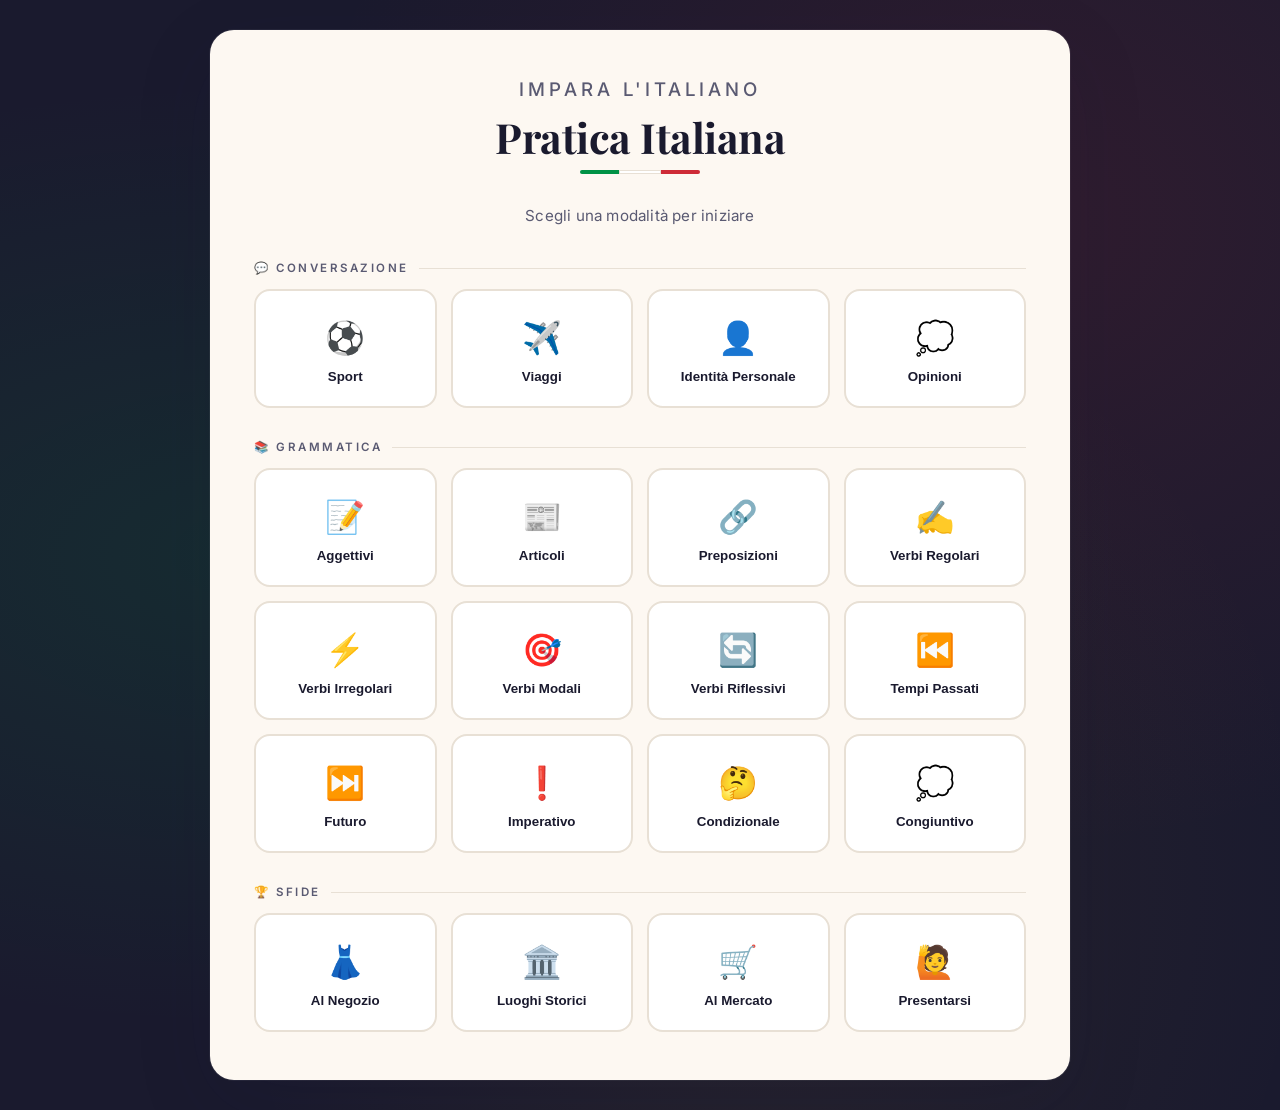
<file: index.html>
<!DOCTYPE html>
<html lang="it">
<head>
    <meta charset="UTF-8">
    <meta name="viewport" content="width=device-width, initial-scale=1.0">
    <title>Pratica Italiano — Conversazione</title>
    <link rel="preconnect" href="https://fonts.googleapis.com">
    <link rel="preconnect" href="https://fonts.gstatic.com" crossorigin>
    <link href="https://fonts.googleapis.com/css2?family=Playfair+Display:wght@600;700&family=Inter:wght@400;500;600&display=swap" rel="stylesheet">
    <link rel="stylesheet" href="styles.css">
</head>
<body>
    <div class="container">
        <!-- Topic Selection Screen -->
        <div id="topicScreen" class="screen active">
            <h1><span class="flag">Impara l'italiano</span>Pratica Italiana</h1>
            <div class="flag-bar"><span></span><span></span><span></span></div>
            <p class="subtitle">Scegli una modalità per iniziare</p>
            
            <div class="section-label">💬 Conversazione</div>
            <div class="topic-grid">
                <button class="topic-card" data-topic="sports" data-mode="conversation">
                    <span class="icon">⚽</span>
                    <h3>Sport</h3>
                </button>
                <button class="topic-card" data-topic="travel" data-mode="conversation">
                    <span class="icon">✈️</span>
                    <h3>Viaggi</h3>
                </button>
                <button class="topic-card" data-topic="identity" data-mode="conversation">
                    <span class="icon">👤</span>
                    <h3>Identità Personale</h3>
                </button>
                <button class="topic-card" data-topic="opinions" data-mode="conversation">
                    <span class="icon">💭</span>
                    <h3>Opinioni</h3>
                </button>
            </div>

            <div class="section-label">📚 Grammatica</div>
            <div class="topic-grid">
                <button class="topic-card" data-category="adjectives" data-mode="drills">
                    <span class="icon">📝</span>
                    <h3>Aggettivi</h3>
                </button>
                <button class="topic-card" data-category="articles" data-mode="drills">
                    <span class="icon">📰</span>
                    <h3>Articoli</h3>
                </button>
                <button class="topic-card" data-category="prepositions" data-mode="drills">
                    <span class="icon">🔗</span>
                    <h3>Preposizioni</h3>
                </button>
                <button class="topic-card" data-category="regular_verbs" data-mode="drills">
                    <span class="icon">✍️</span>
                    <h3>Verbi Regolari</h3>
                </button>
                <button class="topic-card" data-category="irregular_verbs" data-mode="drills">
                    <span class="icon">⚡</span>
                    <h3>Verbi Irregolari</h3>
                </button>
                <button class="topic-card" data-category="modal_verbs" data-mode="drills">
                    <span class="icon">🎯</span>
                    <h3>Verbi Modali</h3>
                </button>
                <button class="topic-card" data-category="reflexive_verbs" data-mode="drills">
                    <span class="icon">🔄</span>
                    <h3>Verbi Riflessivi</h3>
                </button>
                <button class="topic-card" data-category="past_tenses" data-mode="drills">
                    <span class="icon">⏮️</span>
                    <h3>Tempi Passati</h3>
                </button>
                <button class="topic-card" data-category="future_tense" data-mode="drills">
                    <span class="icon">⏭️</span>
                    <h3>Futuro</h3>
                </button>
                <button class="topic-card" data-category="imperativo" data-mode="drills">
                    <span class="icon">❗</span>
                    <h3>Imperativo</h3>
                </button>
                <button class="topic-card" data-category="condizionale" data-mode="drills">
                    <span class="icon">🤔</span>
                    <h3>Condizionale</h3>
                </button>
                <button class="topic-card" data-category="congiuntivo" data-mode="drills">
                    <span class="icon">💭</span>
                    <h3>Congiuntivo</h3>
                </button>
            </div>

            <div class="section-label">🏆 Sfide</div>
            <div class="topic-grid">
                <button class="topic-card" data-challenge="ch_01" data-mode="challenge">
                    <span class="icon">👗</span>
                    <h3>Al Negozio</h3>
                </button>
                <button class="topic-card" data-challenge="ch_02" data-mode="challenge">
                    <span class="icon">🏛️</span>
                    <h3>Luoghi Storici</h3>
                </button>
                <button class="topic-card" data-challenge="ch_03" data-mode="challenge">
                    <span class="icon">🛒</span>
                    <h3>Al Mercato</h3>
                </button>
                <button class="topic-card" data-challenge="ch_04" data-mode="challenge">
                    <span class="icon">🙋</span>
                    <h3>Presentarsi</h3>
                </button>
            </div>
        </div>

        <!-- Difficulty Selection Screen -->
        <div id="difficultyScreen" class="screen">
            <h2>Scegli la difficoltà</h2>
            <p class="subtitle">Questo determina il tempo per rispondere</p>
            <div class="difficulty-grid">
                <button class="difficulty-btn" data-difficulty="easy">
                    <h3>Facile</h3>
                    <p>30 secondi</p>
                </button>
                <button class="difficulty-btn" data-difficulty="medium">
                    <h3>Medio</h3>
                    <p>20 secondi</p>
                </button>
                <button class="difficulty-btn" data-difficulty="hard">
                    <h3>Difficile</h3>
                    <p>10 secondi</p>
                </button>
            </div>
            
            <div id="answerTypeSelection" style="margin-top: 30px;">
                <p class="subtitle">Tipo di risposta</p>
                <div class="difficulty-grid">
                    <button class="difficulty-btn" data-answertype="short">
                        <h3>Breve</h3>
                        <p>Risposte rapide</p>
                    </button>
                    <button class="difficulty-btn" data-answertype="long">
                        <h3>Elaborata</h3>
                        <p>Risposte complete</p>
                    </button>
                    <button class="difficulty-btn" data-answertype="both">
                        <h3>Entrambe</h3>
                        <p>Miste</p>
                    </button>
                </div>
            </div>
            
            <button id="backToTopics" class="back-btn">← Indietro</button>
        </div>

        <!-- Drills Category Selection Screen -->
        <div id="drillsScreen" class="screen">
            <h2 id="drillsCategoryTitle">Scegli un esercizio</h2>
            <div id="drillsList" class="topic-grid"></div>
            <button id="backToTopicsFromDrills" class="back-btn">← Indietro</button>
        </div>

        <!-- Challenge Practice Screen -->
        <div id="challengeScreen" class="screen">
            <div class="practice-header">
                <button id="exitChallenge" class="back-btn">← Esci</button>
                <div class="challenge-progress">
                    <span id="challengeProgressText">1 / 20</span>
                </div>
            </div>

            <div class="challenge-meta">
                <div class="challenge-situation" id="challengeSituation"></div>
                <div class="challenge-tags" id="challengeTags"></div>
            </div>

            <div class="flashcard">
                <div class="question" id="challengeQuestion"></div>
                <input type="text" id="challengeInput" class="drill-input" placeholder="Scrivi la risposta...">
            </div>

            <div class="controls">
                <button id="challengeHintBtn" class="control-btn hint-btn">💡 Suggerimento</button>
                <button id="challengeCheckBtn" class="control-btn check-btn">✓ Controlla</button>
                <button id="challengeNextBtn" class="control-btn next-btn">Prossima →</button>
            </div>

            <div id="challengeHintBox" class="info-box hidden">
                <h4>Suggerimento:</h4>
                <p id="challengeHintText"></p>
            </div>

            <div id="challengeFeedbackBox" class="info-box hidden">
                <h4 id="challengeFeedbackTitle">Risultato:</h4>
                <p id="challengeFeedbackText"></p>
            </div>
        </div>

        <!-- Practice Screen -->
        <div id="practiceScreen" class="screen">
            <div class="practice-header">
                <button id="exitPractice" class="back-btn">← Esci</button>
                <div class="timer-container">
                    <div class="timer" id="timer">30</div>
                </div>
            </div>
            
            <!-- Rules box for drills -->
            <div id="rulesBox" class="info-box hidden">
                <h4>Regole:</h4>
                <div id="rulesText"></div>
            </div>
            
            <div class="flashcard">
                <div class="question" id="question"></div>
                <!-- Input for drills -->
                <input type="text" id="drillInput" class="drill-input hidden" placeholder="Scrivi la risposta...">
            </div>

            <div class="controls">
                <button id="rulesBtn" class="control-btn rules-btn hidden">📖 Regole</button>
                <button id="hintBtn" class="control-btn hint-btn">💡 Suggerimento</button>
                <button id="answerBtn" class="control-btn answer-btn">✓ Vedi Risposta</button>
                <button id="checkBtn" class="control-btn check-btn hidden">✓ Controlla</button>
                <button id="nextBtn" class="control-btn next-btn">Prossima →</button>
            </div>

            <div id="hintBox" class="info-box hidden">
                <h4>Suggerimento:</h4>
                <p id="hintText"></p>
            </div>

            <div id="answerBox" class="info-box hidden">
                <h4 id="answerBoxTitle">Risposte possibili:</h4>
                <div id="answerText"></div>
            </div>
            
            <div id="feedbackBox" class="info-box hidden">
                <h4 id="feedbackTitle">Risultato:</h4>
                <p id="feedbackText"></p>
            </div>
        </div>
    </div>

    <script src="data/questions.js"></script>
    <script src="data/drills-metadata.js"></script>
    <script src="data/drills-data.js"></script>
    <script src="data/challenges-data.js"></script>
    <script>
        window.onerror = function(msg, src, line, col, err) {
            document.body.innerHTML = '<div style="padding:30px;font-family:monospace;background:#fff;color:#c00;font-size:14px"><strong>JS Error:</strong><br>' + msg + '<br>File: ' + src + '<br>Line: ' + line + '</div>';
            return false;
        };
    </script>
    <script src="app.js"></script>
</body>
</html>
</file>
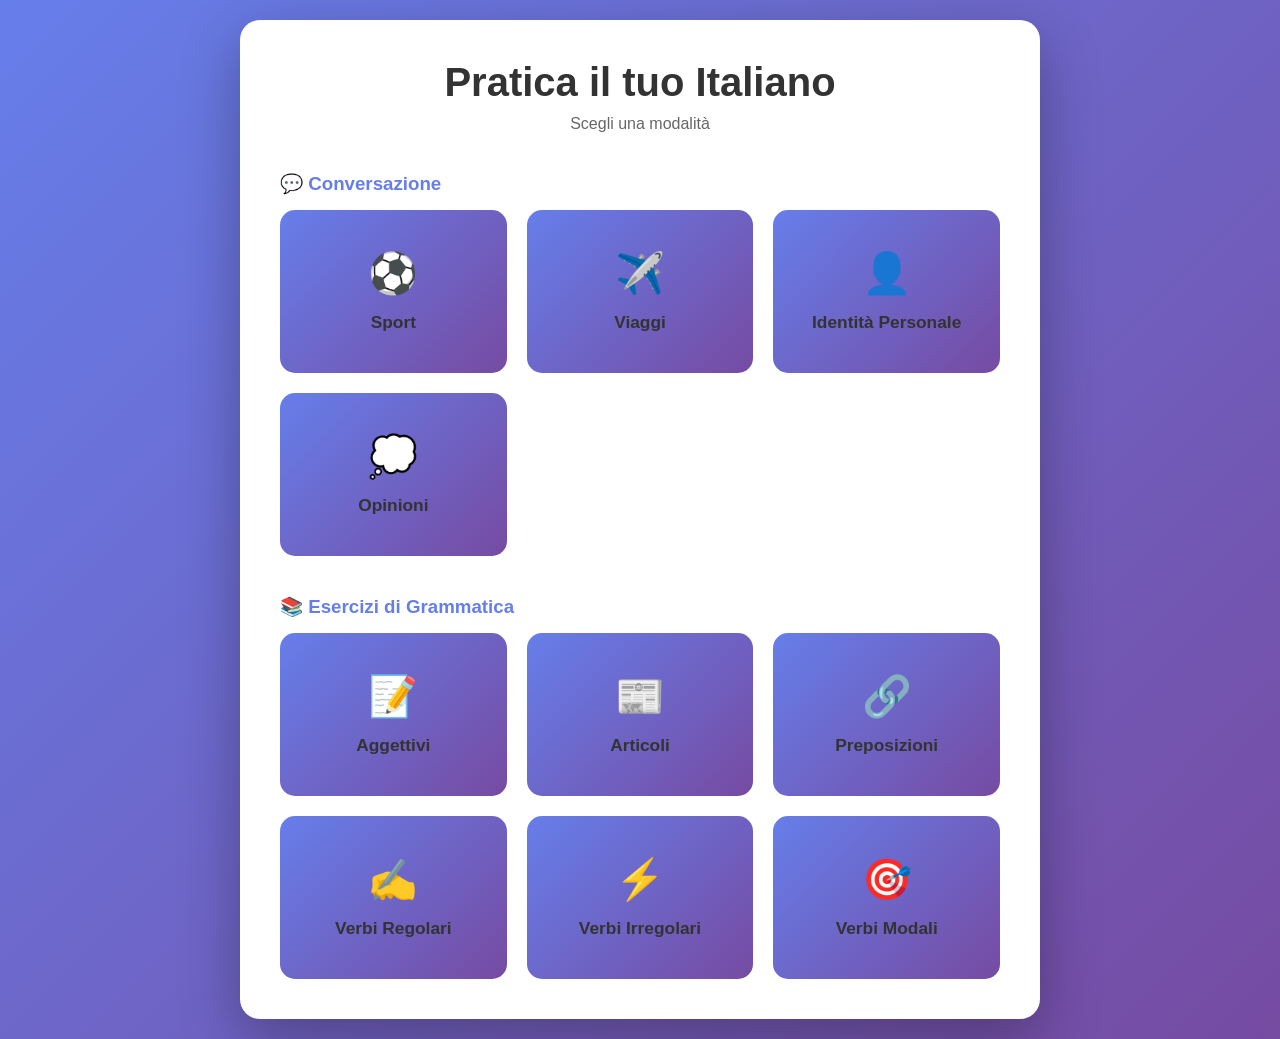
<file: italian-speaking-practice/index.html>
<!DOCTYPE html>
<html lang="it">
<head>
    <meta charset="UTF-8">
    <meta name="viewport" content="width=device-width, initial-scale=1.0">
    <title>Pratica Italiano - Conversazione</title>
    <link rel="stylesheet" href="styles.css">
</head>
<body>
    <div class="container">
        <!-- Topic Selection Screen -->
        <div id="topicScreen" class="screen active">
            <h1>Pratica il tuo Italiano</h1>
            <p class="subtitle">Scegli una modalità</p>
            
            <h3 style="margin-top: 30px; margin-bottom: 15px; color: #667eea;">💬 Conversazione</h3>
            <div class="topic-grid">
                <button class="topic-card" data-topic="sports" data-mode="conversation">
                    <span class="icon">⚽</span>
                    <h3>Sport</h3>
                </button>
                <button class="topic-card" data-topic="travel" data-mode="conversation">
                    <span class="icon">✈️</span>
                    <h3>Viaggi</h3>
                </button>
                <button class="topic-card" data-topic="identity" data-mode="conversation">
                    <span class="icon">👤</span>
                    <h3>Identità Personale</h3>
                </button>
                <button class="topic-card" data-topic="opinions" data-mode="conversation">
                    <span class="icon">💭</span>
                    <h3>Opinioni</h3>
                </button>
            </div>

            <h3 style="margin-top: 40px; margin-bottom: 15px; color: #667eea;">📚 Esercizi di Grammatica</h3>
            <div class="topic-grid">
                <button class="topic-card" data-category="adjectives" data-mode="drills">
                    <span class="icon">📝</span>
                    <h3>Aggettivi</h3>
                </button>
                <button class="topic-card" data-category="articles" data-mode="drills">
                    <span class="icon">📰</span>
                    <h3>Articoli</h3>
                </button>
                <button class="topic-card" data-category="prepositions" data-mode="drills">
                    <span class="icon">🔗</span>
                    <h3>Preposizioni</h3>
                </button>
                <button class="topic-card" data-category="regular_verbs" data-mode="drills">
                    <span class="icon">✍️</span>
                    <h3>Verbi Regolari</h3>
                </button>
                <button class="topic-card" data-category="irregular_verbs" data-mode="drills">
                    <span class="icon">⚡</span>
                    <h3>Verbi Irregolari</h3>
                </button>
                <button class="topic-card" data-category="modal_verbs" data-mode="drills">
                    <span class="icon">🎯</span>
                    <h3>Verbi Modali</h3>
                </button>
            </div>
        </div>

        <!-- Difficulty Selection Screen -->
        <div id="difficultyScreen" class="screen">
            <h2>Scegli la difficoltà</h2>
            <p class="subtitle">Questo determina il tempo per rispondere</p>
            <div class="difficulty-grid">
                <button class="difficulty-btn" data-difficulty="easy">
                    <h3>Facile</h3>
                    <p>30 secondi</p>
                </button>
                <button class="difficulty-btn" data-difficulty="medium">
                    <h3>Medio</h3>
                    <p>20 secondi</p>
                </button>
                <button class="difficulty-btn" data-difficulty="hard">
                    <h3>Difficile</h3>
                    <p>10 secondi</p>
                </button>
            </div>
            
            <div id="answerTypeSelection" style="margin-top: 30px;">
                <p class="subtitle">Tipo di risposta</p>
                <div class="difficulty-grid">
                    <button class="difficulty-btn" data-answertype="short">
                        <h3>Breve</h3>
                        <p>Risposte rapide</p>
                    </button>
                    <button class="difficulty-btn" data-answertype="long">
                        <h3>Elaborata</h3>
                        <p>Risposte complete</p>
                    </button>
                    <button class="difficulty-btn" data-answertype="both">
                        <h3>Entrambe</h3>
                        <p>Miste</p>
                    </button>
                </div>
            </div>
            
            <button id="backToTopics" class="back-btn">← Indietro</button>
        </div>

        <!-- Drills Category Selection Screen -->
        <div id="drillsScreen" class="screen">
            <h2 id="drillsCategoryTitle">Scegli un esercizio</h2>
            <div id="drillsList" class="topic-grid"></div>
            <button id="backToTopicsFromDrills" class="back-btn">← Indietro</button>
        </div>

        <!-- Practice Screen -->
        <div id="practiceScreen" class="screen">
            <div class="practice-header">
                <button id="exitPractice" class="back-btn">← Esci</button>
                <div class="timer-container">
                    <div class="timer" id="timer">30</div>
                </div>
            </div>
            
            <!-- Rules box for drills -->
            <div id="rulesBox" class="info-box hidden">
                <h4>Regole:</h4>
                <div id="rulesText"></div>
            </div>
            
            <div class="flashcard">
                <div class="question" id="question"></div>
                <!-- Input for drills -->
                <input type="text" id="drillInput" class="drill-input hidden" placeholder="Scrivi la risposta...">
            </div>

            <div class="controls">
                <button id="rulesBtn" class="control-btn rules-btn hidden">📖 Regole</button>
                <button id="hintBtn" class="control-btn hint-btn">💡 Suggerimento</button>
                <button id="answerBtn" class="control-btn answer-btn">✓ Vedi Risposta</button>
                <button id="checkBtn" class="control-btn check-btn hidden">✓ Controlla</button>
                <button id="nextBtn" class="control-btn next-btn">Prossima →</button>
            </div>

            <div id="hintBox" class="info-box hidden">
                <h4>Suggerimento:</h4>
                <p id="hintText"></p>
            </div>

            <div id="answerBox" class="info-box hidden">
                <h4 id="answerBoxTitle">Risposte possibili:</h4>
                <div id="answerText"></div>
            </div>
            
            <div id="feedbackBox" class="info-box hidden">
                <h4 id="feedbackTitle">Risultato:</h4>
                <p id="feedbackText"></p>
            </div>
        </div>
    </div>

    <script src="data/questions.js"></script>
    <script src="data/drills-metadata.js"></script>
    <script src="data/drills-data.js"></script>
    <script src="app.js"></script>
</body>
</html>
</file>
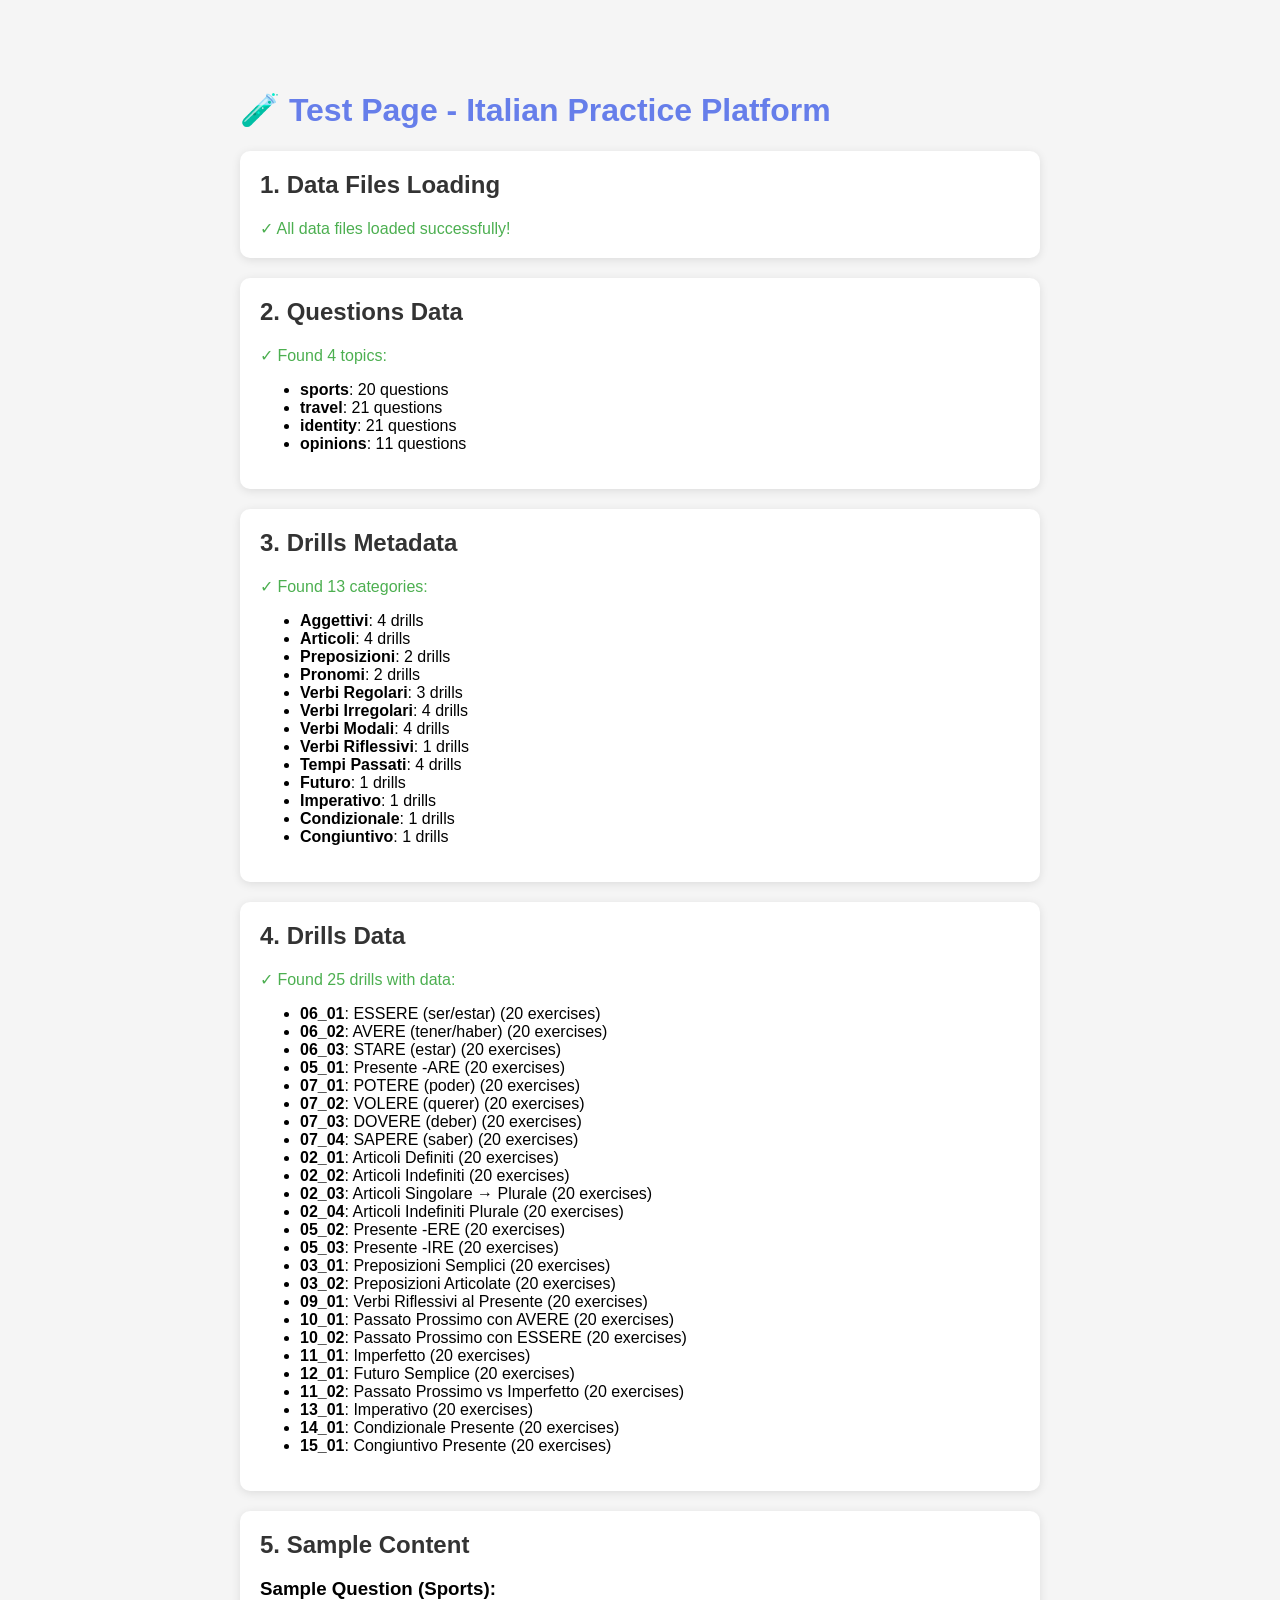
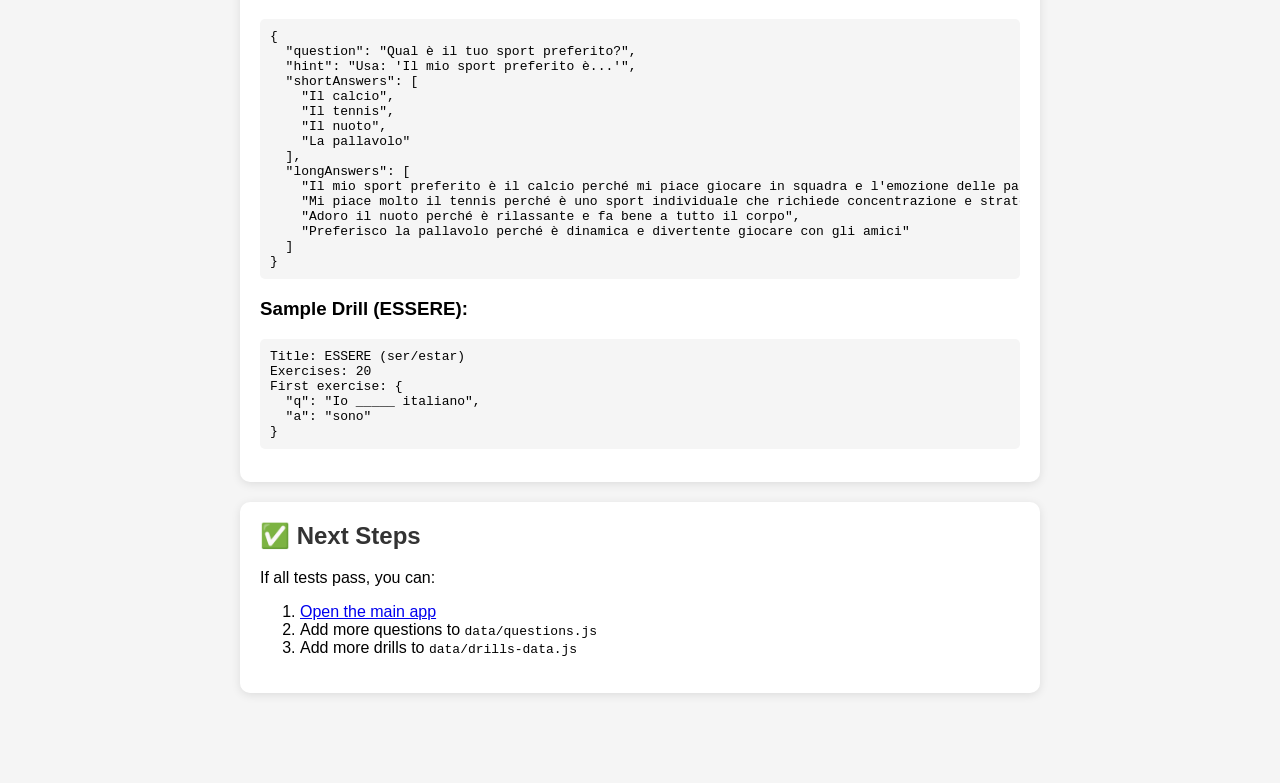
<file: test.html>
<!DOCTYPE html>
<html lang="it">
<head>
    <meta charset="UTF-8">
    <meta name="viewport" content="width=device-width, initial-scale=1.0">
    <title>Test - Italian Practice</title>
    <style>
        body {
            font-family: Arial, sans-serif;
            max-width: 800px;
            margin: 50px auto;
            padding: 20px;
            background: #f5f5f5;
        }
        .test-section {
            background: white;
            padding: 20px;
            margin: 20px 0;
            border-radius: 10px;
            box-shadow: 0 2px 10px rgba(0,0,0,0.1);
        }
        .success { color: #4caf50; }
        .error { color: #f44336; }
        h1 { color: #667eea; }
        h2 { color: #333; margin-top: 0; }
        pre {
            background: #f5f5f5;
            padding: 10px;
            border-radius: 5px;
            overflow-x: auto;
        }
    </style>
</head>
<body>
    <h1>🧪 Test Page - Italian Practice Platform</h1>
    
    <div class="test-section">
        <h2>1. Data Files Loading</h2>
        <div id="filesTest">Testing...</div>
    </div>
    
    <div class="test-section">
        <h2>2. Questions Data</h2>
        <div id="questionsTest">Testing...</div>
    </div>
    
    <div class="test-section">
        <h2>3. Drills Metadata</h2>
        <div id="drillsMetaTest">Testing...</div>
    </div>
    
    <div class="test-section">
        <h2>4. Drills Data</h2>
        <div id="drillsDataTest">Testing...</div>
    </div>
    
    <div class="test-section">
        <h2>5. Sample Content</h2>
        <div id="sampleTest"></div>
    </div>
    
    <div class="test-section">
        <h2>✅ Next Steps</h2>
        <p>If all tests pass, you can:</p>
        <ol>
            <li><a href="index.html">Open the main app</a></li>
            <li>Add more questions to <code>data/questions.js</code></li>
            <li>Add more drills to <code>data/drills-data.js</code></li>
        </ol>
    </div>

    <script src="data/questions.js"></script>
    <script src="data/drills-metadata.js"></script>
    <script src="data/drills-data.js"></script>
    <script>
        // Test 1: Files loaded
        const filesTest = document.getElementById('filesTest');
        if (typeof questionsData !== 'undefined' && 
            typeof drillsMetadata !== 'undefined' && 
            typeof drillsData !== 'undefined') {
            filesTest.innerHTML = '<span class="success">✓ All data files loaded successfully!</span>';
        } else {
            filesTest.innerHTML = '<span class="error">✗ Some files failed to load</span>';
        }
        
        // Test 2: Questions structure
        const questionsTest = document.getElementById('questionsTest');
        try {
            const topics = Object.keys(questionsData);
            let html = `<span class="success">✓ Found ${topics.length} topics:</span><ul>`;
            topics.forEach(topic => {
                const count = questionsData[topic].length;
                html += `<li><strong>${topic}</strong>: ${count} questions</li>`;
            });
            html += '</ul>';
            questionsTest.innerHTML = html;
        } catch (e) {
            questionsTest.innerHTML = `<span class="error">✗ Error: ${e.message}</span>`;
        }
        
        // Test 3: Drills metadata
        const drillsMetaTest = document.getElementById('drillsMetaTest');
        try {
            const categories = drillsMetadata.categories;
            let html = `<span class="success">✓ Found ${categories.length} categories:</span><ul>`;
            categories.forEach(cat => {
                html += `<li><strong>${cat.name}</strong>: ${cat.drills.length} drills</li>`;
            });
            html += '</ul>';
            drillsMetaTest.innerHTML = html;
        } catch (e) {
            drillsMetaTest.innerHTML = `<span class="error">✗ Error: ${e.message}</span>`;
        }
        
        // Test 4: Drills data
        const drillsDataTest = document.getElementById('drillsDataTest');
        try {
            const drillIds = Object.keys(drillsData);
            let html = `<span class="success">✓ Found ${drillIds.length} drills with data:</span><ul>`;
            drillIds.forEach(id => {
                const drill = drillsData[id];
                html += `<li><strong>${id}</strong>: ${drill.title} (${drill.exercises.length} exercises)</li>`;
            });
            html += '</ul>';
            drillsDataTest.innerHTML = html;
        } catch (e) {
            drillsDataTest.innerHTML = `<span class="error">✗ Error: ${e.message}</span>`;
        }
        
        // Test 5: Sample content
        const sampleTest = document.getElementById('sampleTest');
        try {
            const sampleQ = questionsData.sports[0];
            const sampleD = drillsData['06_01'];
            
            let html = '<h3>Sample Question (Sports):</h3>';
            html += `<pre>${JSON.stringify(sampleQ, null, 2)}</pre>`;
            html += '<h3>Sample Drill (ESSERE):</h3>';
            html += `<pre>Title: ${sampleD.title}\nExercises: ${sampleD.exercises.length}\nFirst exercise: ${JSON.stringify(sampleD.exercises[0], null, 2)}</pre>`;
            
            sampleTest.innerHTML = html;
        } catch (e) {
            sampleTest.innerHTML = `<span class="error">✗ Error: ${e.message}</span>`;
        }
    </script>
</body>
</html>
</file>
<file: styles.css>
/* ─── Italian Practice App — Mediterranean Design ─────────────────────────── */

@import url('https://fonts.googleapis.com/css2?family=Playfair+Display:wght@600;700&family=Inter:wght@400;500;600&display=swap');

:root {
    --verde:      #009246;
    --verde-dark: #007a38;
    --verde-soft: #e8f5ee;
    --rosso:      #ce2b37;
    --rosso-dark: #a8202b;
    --rosso-soft: #fdecea;
    --bianco:     #ffffff;
    --crema:      #fdf8f2;
    --sabbia:     #f5ede0;
    --oro:        #c8922a;
    --oro-soft:   #fef3e2;
    --testo:      #1a1a2e;
    --testo-soft: #5a5a72;
    --bordo:      #e8e0d5;
    --ombra:      rgba(26, 26, 46, 0.12);
}

* {
    margin: 0;
    padding: 0;
    box-sizing: border-box;
}

body {
    font-family: 'Inter', 'Segoe UI', sans-serif;
    background-color: #1a1a2e;
    background-image:
        radial-gradient(ellipse at 20% 50%, rgba(0, 146, 70, 0.15) 0%, transparent 60%),
        radial-gradient(ellipse at 80% 20%, rgba(206, 43, 55, 0.12) 0%, transparent 50%),
        radial-gradient(ellipse at 60% 80%, rgba(200, 146, 42, 0.08) 0%, transparent 50%);
    min-height: 100vh;
    display: flex;
    justify-content: center;
    align-items: flex-start;
    padding: 30px 20px;
}

.container {
    width: 100%;
    max-width: 860px;
}

/* ─── Screens ─────────────────────────────────────────────────────────────── */

.screen {
    display: none;
    background: var(--crema);
    border-radius: 24px;
    padding: 48px 44px;
    box-shadow: 0 24px 80px var(--ombra), 0 0 0 1px rgba(255,255,255,0.06);
}

.screen.active {
    display: block;
    animation: fadeUp 0.35s cubic-bezier(0.22, 1, 0.36, 1);
}

@keyframes fadeUp {
    from { opacity: 0; transform: translateY(24px); }
    to   { opacity: 1; transform: translateY(0); }
}

/* ─── Typography ──────────────────────────────────────────────────────────── */

h1 {
    font-family: 'Playfair Display', Georgia, serif;
    text-align: center;
    color: var(--testo);
    font-size: 2.6em;
    font-weight: 700;
    letter-spacing: -0.5px;
    margin-bottom: 6px;
}

h1 span.flag {
    display: block;
    font-size: 0.45em;
    font-family: 'Inter', sans-serif;
    font-weight: 500;
    letter-spacing: 4px;
    text-transform: uppercase;
    color: var(--testo-soft);
    margin-bottom: 8px;
}

h2 {
    font-family: 'Playfair Display', Georgia, serif;
    text-align: center;
    color: var(--testo);
    font-size: 1.9em;
    margin-bottom: 8px;
}

h3 {
    color: var(--testo);
    font-weight: 600;
}

.subtitle {
    text-align: center;
    color: var(--testo-soft);
    font-size: 0.95em;
    margin-bottom: 36px;
    letter-spacing: 0.2px;
}

/* ─── Italian flag accent bar ─────────────────────────────────────────────── */

.flag-bar {
    display: flex;
    height: 4px;
    border-radius: 2px;
    overflow: hidden;
    margin: 0 auto 32px;
    width: 120px;
}

.flag-bar span {
    flex: 1;
}

.flag-bar span:nth-child(1) { background: var(--verde); }
.flag-bar span:nth-child(2) { background: var(--bianco); border: 1px solid var(--bordo); }
.flag-bar span:nth-child(3) { background: var(--rosso); }

/* ─── Section labels ──────────────────────────────────────────────────────── */

.section-label {
    font-size: 0.72em;
    font-weight: 600;
    letter-spacing: 2.5px;
    text-transform: uppercase;
    color: var(--testo-soft);
    margin: 32px 0 14px;
    display: flex;
    align-items: center;
    gap: 10px;
}

.section-label::after {
    content: '';
    flex: 1;
    height: 1px;
    background: var(--bordo);
}

/* ─── Topic / Category Cards ──────────────────────────────────────────────── */

.topic-grid {
    display: grid;
    grid-template-columns: repeat(auto-fill, minmax(180px, 1fr));
    gap: 14px;
}

.topic-card {
    background: var(--bianco);
    border: 2px solid var(--bordo);
    border-radius: 16px;
    padding: 28px 16px 22px;
    cursor: pointer;
    transition: transform 0.18s ease, box-shadow 0.18s ease, border-color 0.18s ease;
    color: var(--testo);
    text-align: center;
    position: relative;
    overflow: hidden;
}

.topic-card::before {
    content: '';
    position: absolute;
    top: 0; left: 0; right: 0;
    height: 3px;
    background: linear-gradient(90deg, var(--verde), var(--rosso));
    opacity: 0;
    transition: opacity 0.18s ease;
}

.topic-card:hover {
    transform: translateY(-4px);
    box-shadow: 0 12px 32px rgba(0, 146, 70, 0.15);
    border-color: var(--verde);
}

.topic-card:hover::before {
    opacity: 1;
}

.topic-card .icon {
    font-size: 2.4em;
    display: block;
    margin-bottom: 12px;
}

.topic-card h3 {
    font-size: 1em;
    font-weight: 600;
    color: var(--testo);
}

/* ─── Difficulty Buttons ──────────────────────────────────────────────────── */

.difficulty-grid {
    display: grid;
    grid-template-columns: repeat(auto-fit, minmax(140px, 1fr));
    gap: 14px;
    margin-bottom: 28px;
}

.difficulty-btn {
    background: var(--bianco);
    border: 2px solid var(--bordo);
    border-radius: 14px;
    padding: 24px 16px;
    cursor: pointer;
    transition: all 0.18s ease;
    text-align: center;
}

.difficulty-btn:hover {
    border-color: var(--verde);
    background: var(--verde-soft);
    transform: scale(1.03);
}

.difficulty-btn h3 {
    font-size: 1em;
    margin-bottom: 6px;
    color: var(--testo);
}

.difficulty-btn p {
    color: var(--testo-soft);
    font-size: 0.85em;
}

/* ─── Back Button ─────────────────────────────────────────────────────────── */

.back-btn {
    background: transparent;
    border: 1.5px solid var(--bordo);
    color: var(--testo-soft);
    padding: 9px 18px;
    border-radius: 8px;
    cursor: pointer;
    font-size: 0.9em;
    font-family: 'Inter', sans-serif;
    transition: all 0.15s ease;
}

.back-btn:hover {
    border-color: var(--testo-soft);
    color: var(--testo);
    background: var(--sabbia);
}

/* ─── Practice Header ─────────────────────────────────────────────────────── */

.practice-header {
    display: flex;
    justify-content: space-between;
    align-items: center;
    margin-bottom: 28px;
}

/* ─── Timer ───────────────────────────────────────────────────────────────── */

.timer-container {
    width: 72px;
    height: 72px;
    border-radius: 50%;
    background: var(--bianco);
    border: 3px solid var(--verde);
    display: flex;
    justify-content: center;
    align-items: center;
    box-shadow: 0 4px 16px rgba(0, 146, 70, 0.2);
    transition: border-color 0.3s;
}

.timer {
    color: var(--verde);
    font-size: 1.7em;
    font-weight: 700;
    font-family: 'Inter', sans-serif;
    transition: color 0.3s;
}

.timer.warning {
    animation: pulse 0.5s infinite;
}

.timer-container:has(.timer.warning) {
    border-color: var(--rosso);
}

.timer.warning {
    color: var(--rosso);
}

@keyframes pulse {
    0%, 100% { transform: scale(1); }
    50%       { transform: scale(1.12); }
}

/* ─── Flashcard ───────────────────────────────────────────────────────────── */

.flashcard {
    background: var(--bianco);
    border: 2px solid var(--bordo);
    border-radius: 20px;
    padding: 52px 40px;
    margin-bottom: 24px;
    min-height: 190px;
    display: flex;
    flex-direction: column;
    align-items: center;
    justify-content: center;
    position: relative;
    overflow: hidden;
    box-shadow: 0 4px 20px rgba(0,0,0,0.05);
}

.flashcard::before {
    content: '';
    position: absolute;
    left: 0; top: 0; bottom: 0;
    width: 5px;
    background: linear-gradient(180deg, var(--verde), var(--rosso));
}

.question {
    color: var(--testo);
    font-family: 'Playfair Display', Georgia, serif;
    font-size: 1.65em;
    text-align: center;
    font-weight: 600;
    line-height: 1.4;
}

/* ─── Drill Input ─────────────────────────────────────────────────────────── */

.drill-input {
    width: 100%;
    max-width: 380px;
    padding: 14px 20px;
    font-size: 1.15em;
    font-family: 'Inter', sans-serif;
    border: 2px solid var(--bordo);
    border-radius: 10px;
    margin-top: 22px;
    text-align: center;
    background: var(--crema);
    color: var(--testo);
    transition: border-color 0.2s, box-shadow 0.2s;
}

.drill-input.hidden { display: none; }

.drill-input:focus {
    outline: none;
    border-color: var(--verde);
    box-shadow: 0 0 0 3px rgba(0, 146, 70, 0.12);
}

.drill-input.correct {
    border-color: var(--verde);
    background: var(--verde-soft);
    color: var(--verde-dark);
}

.drill-input.incorrect {
    border-color: var(--rosso);
    background: var(--rosso-soft);
    color: var(--rosso-dark);
}

/* ─── Control Buttons ─────────────────────────────────────────────────────── */

.controls {
    display: flex;
    gap: 12px;
    margin-bottom: 20px;
    flex-wrap: wrap;
}

.control-btn {
    flex: 1;
    min-width: 140px;
    padding: 13px 20px;
    border: none;
    border-radius: 10px;
    font-size: 0.95em;
    font-family: 'Inter', sans-serif;
    font-weight: 600;
    cursor: pointer;
    transition: all 0.18s ease;
    letter-spacing: 0.2px;
}

.hint-btn {
    background: var(--oro-soft);
    color: var(--oro);
    border: 1.5px solid #e8d5a3;
}

.hint-btn:hover {
    background: #fde8b8;
    transform: translateY(-2px);
    box-shadow: 0 4px 12px rgba(200, 146, 42, 0.2);
}

.answer-btn {
    background: var(--verde-soft);
    color: var(--verde-dark);
    border: 1.5px solid #b8dfc8;
}

.answer-btn:hover {
    background: #d0edda;
    transform: translateY(-2px);
    box-shadow: 0 4px 12px rgba(0, 146, 70, 0.2);
}

.next-btn {
    background: var(--verde);
    color: white;
    border: 1.5px solid var(--verde);
}

.next-btn:hover {
    background: var(--verde-dark);
    transform: translateY(-2px);
    box-shadow: 0 4px 16px rgba(0, 146, 70, 0.35);
}

.rules-btn {
    background: var(--sabbia);
    color: var(--testo-soft);
    border: 1.5px solid var(--bordo);
}

.rules-btn:hover {
    background: var(--bordo);
    color: var(--testo);
    transform: translateY(-2px);
}

.check-btn {
    background: var(--rosso);
    color: white;
    border: 1.5px solid var(--rosso);
}

.check-btn:hover {
    background: var(--rosso-dark);
    transform: translateY(-2px);
    box-shadow: 0 4px 16px rgba(206, 43, 55, 0.3);
}

/* ─── Info Boxes ──────────────────────────────────────────────────────────── */

.info-box {
    background: var(--bianco);
    border: 1.5px solid var(--bordo);
    border-left: 4px solid var(--verde);
    border-radius: 10px;
    padding: 18px 20px;
    margin-bottom: 14px;
}

.info-box.hidden { display: none; }

.info-box h4 {
    color: var(--verde-dark);
    font-size: 0.85em;
    font-weight: 600;
    letter-spacing: 1px;
    text-transform: uppercase;
    margin-bottom: 10px;
}

.info-box p, .info-box ul {
    color: var(--testo);
    line-height: 1.7;
    font-size: 0.95em;
}

.info-box ul {
    list-style: none;
    padding-left: 0;
}

.info-box li {
    padding: 8px 0;
    border-bottom: 1px solid var(--bordo);
}

.info-box li:last-child { border-bottom: none; }

/* Rules box */
#rulesBox {
    border-left-color: var(--oro);
    background: var(--oro-soft);
}

#rulesBox h4 { color: var(--oro); }

#rulesText {
    white-space: pre-wrap;
    line-height: 1.7;
    font-size: 0.9em;
    color: var(--testo);
}

/* Feedback boxes */
#feedbackBox.correct {
    border-left-color: var(--verde);
    background: var(--verde-soft);
}

#feedbackBox.correct h4 { color: var(--verde-dark); }

#feedbackBox.incorrect {
    border-left-color: var(--rosso);
    background: var(--rosso-soft);
}

#feedbackBox.incorrect h4 { color: var(--rosso-dark); }

/* ─── Responsive ──────────────────────────────────────────────────────────── */

@media (max-width: 640px) {
    body { padding: 16px 12px; }

    .screen { padding: 28px 20px; }

    h1 { font-size: 2em; }

    .question { font-size: 1.3em; }

    .controls { flex-direction: column; }

    .control-btn { width: 100%; }

    .topic-grid { grid-template-columns: repeat(2, 1fr); }
}

/* ─── Challenge Screen ────────────────────────────────────────────────────── */

.challenge-progress {
    background: var(--bianco);
    border: 2px solid var(--bordo);
    border-radius: 20px;
    padding: 8px 18px;
    font-size: 0.9em;
    font-weight: 600;
    color: var(--testo-soft);
    letter-spacing: 0.5px;
}

.challenge-meta {
    margin-bottom: 20px;
}

.challenge-situation {
    background: var(--oro-soft);
    border-left: 4px solid var(--oro);
    border-radius: 8px;
    padding: 14px 18px;
    font-size: 0.9em;
    color: var(--testo);
    line-height: 1.5;
    margin-bottom: 10px;
    font-style: italic;
}

.challenge-tags {
    display: flex;
    flex-wrap: wrap;
    gap: 6px;
}

.challenge-tag {
    background: var(--verde-soft);
    color: var(--verde-dark);
    border: 1px solid #b8dfc8;
    border-radius: 20px;
    padding: 3px 12px;
    font-size: 0.75em;
    font-weight: 600;
    letter-spacing: 0.3px;
}
</file>
<file: italian-speaking-practice/styles.css>
* {
    margin: 0;
    padding: 0;
    box-sizing: border-box;
}

body {
    font-family: 'Segoe UI', Tahoma, Geneva, Verdana, sans-serif;
    background: linear-gradient(135deg, #667eea 0%, #764ba2 100%);
    min-height: 100vh;
    display: flex;
    justify-content: center;
    align-items: center;
    padding: 20px;
}

.container {
    width: 100%;
    max-width: 800px;
}

.screen {
    display: none;
    background: white;
    border-radius: 20px;
    padding: 40px;
    box-shadow: 0 20px 60px rgba(0, 0, 0, 0.3);
}

.screen.active {
    display: block;
    animation: fadeIn 0.3s ease-in;
}

@keyframes fadeIn {
    from { opacity: 0; transform: translateY(20px); }
    to { opacity: 1; transform: translateY(0); }
}

h1 {
    text-align: center;
    color: #333;
    margin-bottom: 10px;
    font-size: 2.5em;
}

h2 {
    text-align: center;
    color: #333;
    margin-bottom: 10px;
    font-size: 2em;
}

.subtitle {
    text-align: center;
    color: #666;
    margin-bottom: 40px;
}

.topic-grid {
    display: grid;
    grid-template-columns: repeat(auto-fit, minmax(200px, 1fr));
    gap: 20px;
}

.topic-card {
    background: linear-gradient(135deg, #667eea 0%, #764ba2 100%);
    border: none;
    border-radius: 15px;
    padding: 40px 20px;
    cursor: pointer;
    transition: transform 0.2s, box-shadow 0.2s;
    color: white;
}

.topic-card:hover {
    transform: translateY(-5px);
    box-shadow: 0 10px 30px rgba(0, 0, 0, 0.2);
}

.topic-card .icon {
    font-size: 3em;
    display: block;
    margin-bottom: 15px;
}

.topic-card h3 {
    font-size: 1.3em;
}

.difficulty-grid {
    display: grid;
    grid-template-columns: repeat(auto-fit, minmax(150px, 1fr));
    gap: 20px;
    margin-bottom: 30px;
}

.difficulty-btn {
    background: white;
    border: 3px solid #667eea;
    border-radius: 15px;
    padding: 30px 20px;
    cursor: pointer;
    transition: all 0.2s;
}

.difficulty-btn:hover {
    background: #667eea;
    color: white;
    transform: scale(1.05);
}

.difficulty-btn h3 {
    margin-bottom: 10px;
    color: inherit;
}

.difficulty-btn p {
    color: #666;
    font-size: 0.9em;
}

.difficulty-btn:hover p {
    color: white;
}

.back-btn {
    background: #e0e0e0;
    border: none;
    padding: 10px 20px;
    border-radius: 8px;
    cursor: pointer;
    font-size: 1em;
    transition: background 0.2s;
}

.back-btn:hover {
    background: #d0d0d0;
}

.practice-header {
    display: flex;
    justify-content: space-between;
    align-items: center;
    margin-bottom: 30px;
}

.timer-container {
    background: #667eea;
    border-radius: 50%;
    width: 80px;
    height: 80px;
    display: flex;
    justify-content: center;
    align-items: center;
}

.timer {
    color: white;
    font-size: 2em;
    font-weight: bold;
}

.timer.warning {
    animation: pulse 0.5s infinite;
}

@keyframes pulse {
    0%, 100% { transform: scale(1); }
    50% { transform: scale(1.1); }
}

.flashcard {
    background: linear-gradient(135deg, #f093fb 0%, #f5576c 100%);
    border-radius: 15px;
    padding: 60px 40px;
    margin-bottom: 30px;
    min-height: 200px;
    display: flex;
    align-items: center;
    justify-content: center;
}

.question {
    color: white;
    font-size: 1.8em;
    text-align: center;
    font-weight: 500;
}

.controls {
    display: flex;
    gap: 15px;
    margin-bottom: 20px;
    flex-wrap: wrap;
}

.control-btn {
    flex: 1;
    min-width: 150px;
    padding: 15px 25px;
    border: none;
    border-radius: 10px;
    font-size: 1.1em;
    cursor: pointer;
    transition: all 0.2s;
    font-weight: 500;
}

.hint-btn {
    background: #ffd93d;
    color: #333;
}

.hint-btn:hover {
    background: #ffcd00;
    transform: translateY(-2px);
}

.answer-btn {
    background: #6bcf7f;
    color: white;
}

.answer-btn:hover {
    background: #5ab56b;
    transform: translateY(-2px);
}

.next-btn {
    background: #667eea;
    color: white;
}

.next-btn:hover {
    background: #5568d3;
    transform: translateY(-2px);
}

.info-box {
    background: #f5f5f5;
    border-left: 4px solid #667eea;
    border-radius: 8px;
    padding: 20px;
    margin-bottom: 15px;
}

.info-box.hidden {
    display: none;
}

.info-box h4 {
    color: #667eea;
    margin-bottom: 10px;
}

.info-box p, .info-box ul {
    color: #333;
    line-height: 1.6;
}

.info-box ul {
    list-style: none;
    padding-left: 0;
}

.info-box li {
    padding: 8px 0;
    border-bottom: 1px solid #e0e0e0;
}

.info-box li:last-child {
    border-bottom: none;
}

@media (max-width: 600px) {
    .screen {
        padding: 20px;
    }
    
    h1 {
        font-size: 2em;
    }
    
    .question {
        font-size: 1.4em;
    }
    
    .controls {
        flex-direction: column;
    }
    
    .control-btn {
        width: 100%;
    }
}


/* Drill-specific styles */
.drill-input {
    width: 100%;
    max-width: 400px;
    padding: 15px;
    font-size: 1.2em;
    border: 3px solid white;
    border-radius: 10px;
    margin-top: 20px;
    text-align: center;
    background: rgba(255, 255, 255, 0.9);
}

.drill-input.hidden {
    display: none;
}

.drill-input:focus {
    outline: none;
    border-color: #ffd93d;
}

.drill-input.correct {
    border-color: #6bcf7f;
    background: #e8f5e9;
}

.drill-input.incorrect {
    border-color: #f5576c;
    background: #ffebee;
}

.rules-btn {
    background: #9c27b0;
    color: white;
}

.rules-btn:hover {
    background: #7b1fa2;
    transform: translateY(-2px);
}

.check-btn {
    background: #2196f3;
    color: white;
}

.check-btn:hover {
    background: #1976d2;
    transform: translateY(-2px);
}

#rulesBox {
    background: #f3e5f5;
    border-left: 4px solid #9c27b0;
}

#rulesBox h4 {
    color: #9c27b0;
}

#feedbackBox.correct {
    background: #e8f5e9;
    border-left: 4px solid #6bcf7f;
}

#feedbackBox.correct h4 {
    color: #6bcf7f;
}

#feedbackBox.incorrect {
    background: #ffebee;
    border-left: 4px solid #f5576c;
}

#feedbackBox.incorrect h4 {
    color: #f5576c;
}

#rulesText {
    white-space: pre-wrap;
    line-height: 1.6;
}

h3 {
    color: #333;
}
</file>
